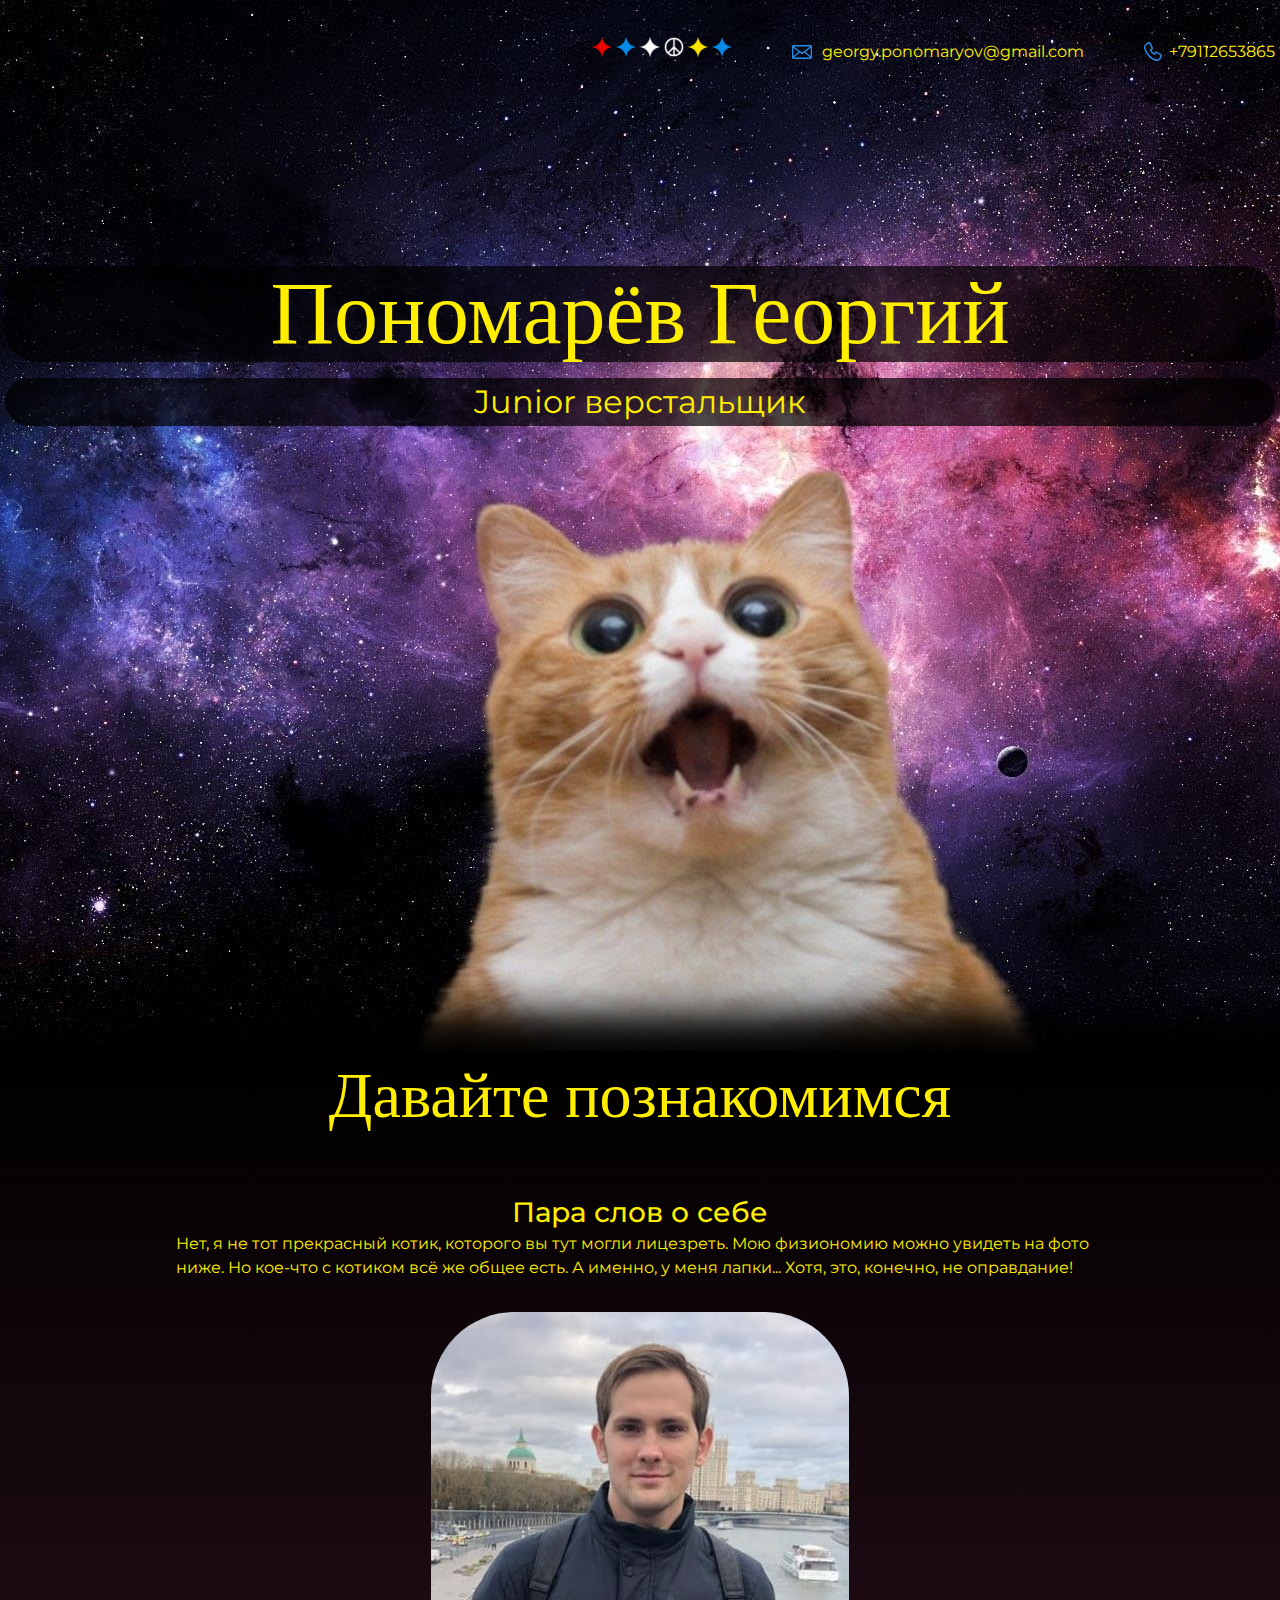
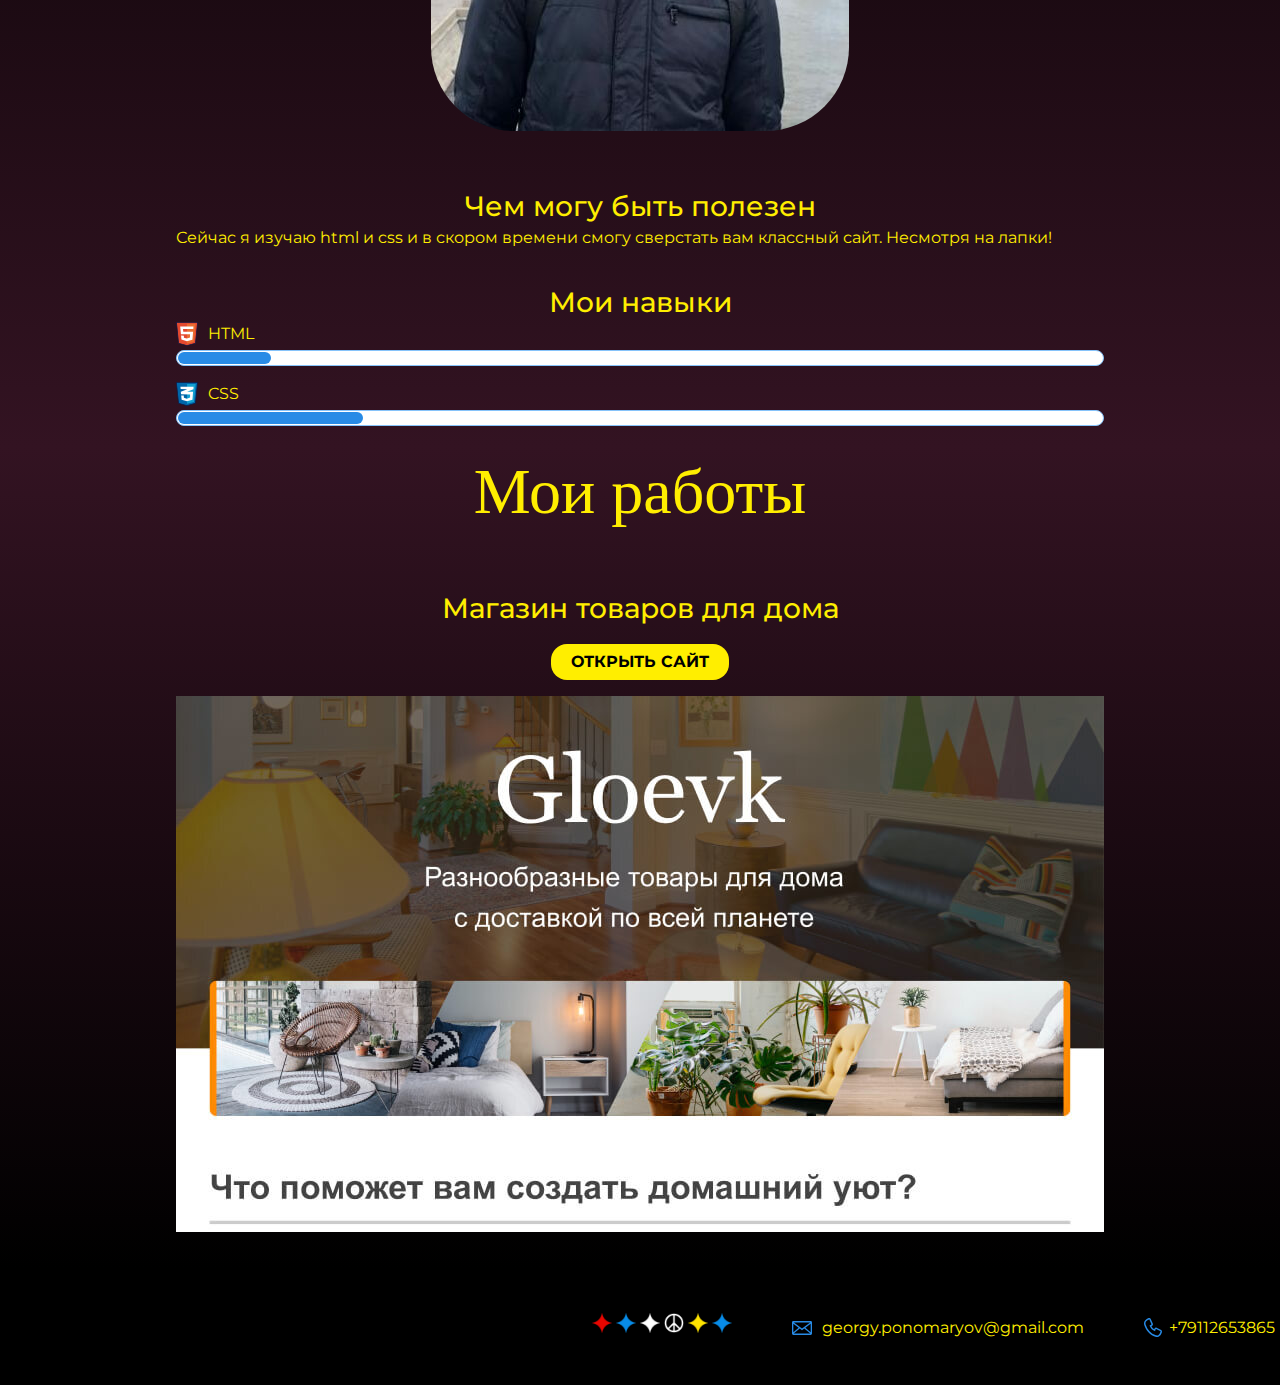
<file: index.html>
<!DOCTYPE html>
<html lang="ru">
  <head>
    <meta charset="UTF-8">
    <link rel="stylesheet" href="style.css">
    <link href="https://fonts.googleapis.com/css?family=Montserrat:400,500,700|Old+Standard+TT&display=swap&subset=cyrillic" rel="stylesheet">
    <title>Портфолио Junior-верстальщика</title>
  </head>

  <body>
    <header class="page-header">
      <div class='container'>
        <span><img src="img/star_red.png" width="20px"></span>
        <span><img src="img/star_blue.png" width="20px"></span>
        <span><img src="img/star_white.png" width="20px"></span>
        <span><img src="img/peace.png" width="20px"></span>
        <span><img src="img/star_yellow.png" width="20px"></span>
        <span><img src="img/star_blue.png" width="20px"></span>
        <a class="header-email" href="mailto:georgy.ponomaryov@gmail.com">georgy.ponomaryov@gmail.com</a>
        <a class="header-phone" href="tel:+79112653865">+79112653865</a>
      </div>
    </header>

    <section class="hero-image">
      <div class='container'>
        <h1 class="heading">Пономарёв Георгий</h1>
        <p class='junior-frontender'>Junior верстальщик</p>
      </div>
    </section>

    <section class="intro">
      <div class='container'>
        <h2 class="subheading">Давайте познакомимся</h2>
        <h3>Пара слов о себе</h3>
        <p>Нет, я не тот прекрасный котик, которого вы тут могли лицезреть.
           Мою физиономию можно увидеть на фото ниже. Но кое-что с
           котиком всё же общее есть. А именно, у меня лапки... Хотя, это, конечно,
           не оправдание!
        </p>
        <div class="container-image">
          <figure>
            <img class="user-image" src='files/george.jpg' alt='Пономарёв Георгий'>
          </figure>
        </div>
        <h3>Чем могу быть полезен</h3>
        <p>Сейчас я изучаю html и css и в скором времени смогу сверстать вам классный
           сайт. Несмотря на лапки!</p>
        <div class="skills">
          <h3>Мои навыки</h3>
          <dl class="skills-list">
            <dt class="skill-html">HTML</dt>
            <dd class="level"><div style='width:10%;'>10%</div></dd>
            <dt class="skill-css">CSS</dt>
            <dd class="level"><div style='width:20%;'>20%</div></dd>
          </dl>
        </div>
      </div>
    </section>

    <section class="portfolio">
      <div class="container">
        <h2 class="subheading">Мои работы</h2>
        <h3>Магазин товаров для дома</h3>
        <p><a class="button" href="source/project-gloevk/index.html"> Открыть сайт </a></p>
        <figure class="project-image">
              <img src="files/project.jpg" width="928" height="536"
              alt="Сайт магазина товаров для дома">
        </figure>
        <!--
        <h3>Блог начинающего верстальщика</h3>
        <p>Статический блог про обучение HTML и CSS.</p> -->
      </div>
    </section>

    <footer class="page-footer">
      <div class="container">
        <span><img src="img/star_red.png" width="20px"></span>
        <span><img src="img/star_blue.png" width="20px"></span>
        <span><img src="img/star_white.png" width="20px"></span>
        <span><img src="img/peace.png" width="20px"></span>
        <span><img src="img/star_yellow.png" width="20px"></span>
        <span><img src="img/star_blue.png" width="20px"></span>
        <a class="header-email" href="mailto:georgy.ponomaryov@gmail.com">georgy.ponomaryov@gmail.com</a>
        <a class="header-phone" href="tel:+79112653865">+79112653865</a>
      </div>
    </footer>

  </body>
</html>
</file>
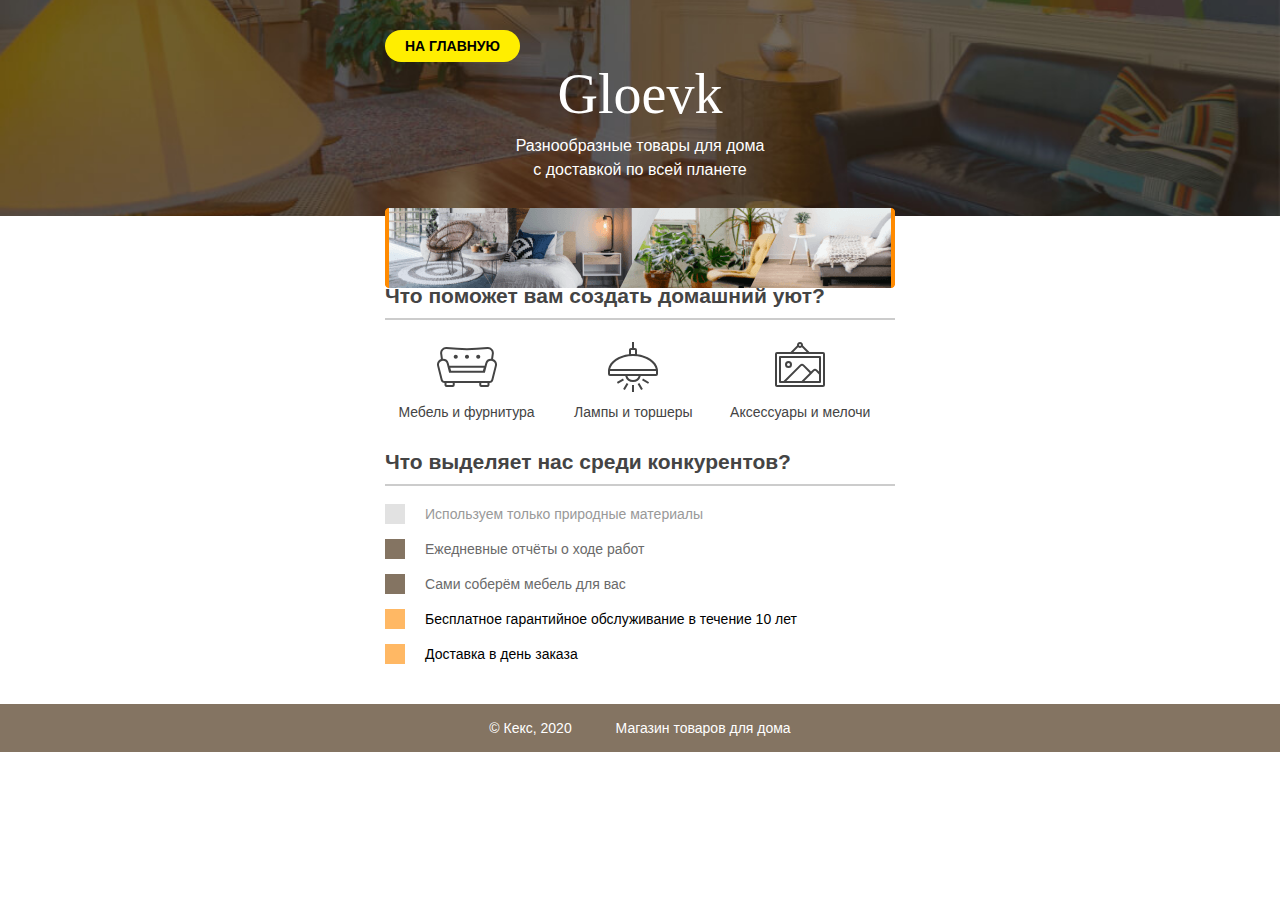
<file: source/project-gloevk/index.html>
<!DOCTYPE html>
<html lang="ru">
  <head>
    <meta charset="utf-8">
    <title>Магазин товаров для дома</title>
    <link rel="stylesheet" href="style.css">
  </head>
  <body>
    <header class="site-header">
      <div class="container">
        <a class="button" href="../../index.html"> На главную </a>
        <h1>Gloevk</h1>
        <p>Разнообразные товары для дома с доставкой по всей планете</p>
        <img src="img/gloevk-examples.png" width="510" height="80" alt="Примеры интерьеров">
      </div>
    </header>

    <section class="features">
      <h2>Что поможет вам создать домашний уют?</h2>
      <p class="feature-furniture">Мебель и фурнитура</p>
      <p class="feature-lighting">Лампы и торшеры</p>
      <p class="feature-accessories">Аксессуары и мелочи</p>
    </section>

    <section class="advantages">
      <h2>Что выделяет нас среди конкурентов?</h2>
      <ul class="advantages-list">
        <li class="advantages-item">Используем только природные материалы</li>
        <li class="advantages-item standard">Ежедневные отчёты о ходе работ</li>
        <li class="advantages-item standard">Сами соберём мебель для вас</li>
        <li class="advantages-item vip">Бесплатное гарантийное обслуживание в течение 10 лет</li>
        <li class="advantages-item vip">Доставка в день заказа</li>
      </ul>
    </section>

    <footer class="site-footer">
      <div class="container">
        <p>© Кекс, 2020</p>
        <p>Магазин товаров для дома</p>
      </div>
    </footer>
  </body>
</html>
</file>
<file: style.css>
body {
  margin: 0;
  min-width: 960px;
  font-family: "Montserrat", "Helvetica", "Arial", sans-serif;
  font-size: 16px;
  line-height: 24px;
  color: #ffee00;
  background-color: #000000;
  background-image: url("img/catscatscats2.jpg");
  background-repeat: no-repeat;
  background-position: top center;
}

.container {
  max-width: 928px;
  margin: 0 auto;
  padding: 5px;
}

.container-image {
  max-width: 928px;
  margin: 0 auto;
  padding: 0 16px;
  text-align: center;
}

.page-header {
  margin: 0 0 160px;
  padding: 32px 0 32px;
}

.page-header .container,
.page-footer .container {
  max-width: 1408px;
  text-align: right;
}

.page-header a {
  margin-left: 56px;
  color: #ffee00;
  text-decoration: none;
  background-repeat: no-repeat;
  background-position: left;
}

.header-email {
  padding-left: 30px;
  background-image: url("img/icon-email-header.svg");
}

.header-phone {
  padding-left: 25px;
  background-image: url("img/icon-phone-header.svg");
}

.hero-image {
  margin-bottom: 620px;
}

.hero-image .container {
  max-width: 1408px;
  text-align: center;
}

.heading {
  margin: 0 0 16px;
  font-family: "Old Standard TT", "Times", "Times New Roman", serif;
  font-size: 88px;
  line-height: 96px;
  font-weight: 400;
  background-color: rgba(0, 0, 0, 0.7);
  border-radius: 32px;
}

.junior-frontender{
  background-color: rgba(0, 0, 0, 0.7);
  border-radius: 32px;
}

.hero-image p {
  margin: 0;
  font-size: 32px;
  line-height: 48px;
}

.intro {
  margin: 0;
  background-image: linear-gradient(to bottom, #000000, #331322);
}

.subheading {
  margin: 0 0 56px;
  font-family: "Old Standard TT", "Times", "Times New Roman", serif;
  font-size: 64px;
  line-height: 80px;
  font-weight: 400;
  text-align: center;
}

.user-image {
  margin: 0 0 32px;
  text-align: center;
  border-radius: 20%;
}

.intro h3,
.portfolio h3 {
  margin: 0; /*0 12px;*/
  font-size: 28px;
  line-height: 40px;
  font-weight: 500;
  text-align: center;
}

.intro p {
  margin: 0 0 32px;
}

.skills-list {
  margin: 0;
  padding: 0;
}

.skills-list dt {
  padding-left: 32px;
  background-repeat: no-repeat;
  background-position: left;
}

.skill-html {
  background-image: url("img/icon-html.svg");
}

.skill-css {
  background-image: url("img/icon-css.svg");
}

.level {
  margin: 4px 0 16px;
  padding: 0;
  height: 14px;
  font-size: 0;
  background-color: #ffffff;
  border: 1px solid #86c3fa;
  border-radius: 8px;
}

.level div {
  margin: 1px;
  height: 12px;
  background-color: #288be6;
  border-radius: 6px;
}

.portfolio {
  margin: 0;
  background-image: linear-gradient(to bottom, #331322, #000000);
}

.portfolio p{
  text-align: center;
}

.projects {
  margin: 0;
  padding: 0;
  list-style: none;
}

.projects li {
  margin: 0 0 80px;
}

.project-image {
  margin: 0 0 24px;
  text-align: center;
}

.projects p {
  margin: 0 0 24px;
}

.button {
  padding: 6px 20px;
  display: inline-block;
  vertical-align: baseline;
  text-decoration: none;
  text-transform: uppercase;
  font-weight: bold;
  border-radius: 16px;
  background-color: #ffee00;
  color: #000000;
}

.button:hover {
  background-color: #fcf8e8;
}

.peace{
}

span img:hover {
  transform: scale(1.5);
}

.page-footer {
  padding: 40px 0;
  background-color: #000000;
  color: #ffee00;
}

.page-footer a {
  margin-left: 56px;
  color: inherit;
  text-decoration: none;
  background-repeat: no-repeat;
  background-position: left;
}

.footer-email {
  padding-left: 30px;
  background-image: url("img/icon-email-footer.svg");
}

.footer-phone {
  padding-left: 25px;
  background-image: url("img/icon-phone-footer.svg");
}

.bkg{
  /*background-image: linear-gradient(to bottom, #191919, #ff0000);*/
  background-color: #000000;
}

.body-footer-gradient{
  background-image: linear-gradient(to bottom, rgba(0, 0, 0, 0.0), rgba(0, 0, 0, 1));
}
</file>
<file: source/project-gloevk/style.css>
body {
  margin: 0;
  padding: 0;
  font-family: "Arial", sans-serif;
  font-size: 14px;
  line-height: 20px;
  color: #444444;
}

h1 {
  width: 255px;
  margin: 0 auto 8px;
  font-family: "Georgia", serif;
  text-align: center;
  font-weight: normal;
  font-size: 56px;
  line-height: 64px;
}

.button {
  padding: 6px 20px;
  display: inline-block;
  vertical-align: baseline;
  text-decoration: none;
  text-transform: uppercase;
  font-weight: bold;
  border-radius: 16px;
  background-color: #ffee00;
  color: #000000;
}

.button:hover {
  background-color: #fcf8e8;
}

h2 {
  border-bottom: 2px solid #cccccc;
  padding-bottom: 12px;
}

.container {
  width: 510px;
  margin: 0 auto;
  padding: 0 20px;
}

.site-header {
  min-width: 550px;
  height: 186px;
  margin-bottom: 70px;
  padding-top: 30px;
  background: #847462 no-repeat center url("img/gloevk-bg.jpg");
  background-size: cover;
  color: #ffffff;
}

.site-header p {
  width: 255px;
  margin: 0 auto 26px;
  text-align: center;
  font-size: 16px;
  line-height: 24px;
}

.site-header img {
  display: block;
  margin: 0 auto;
}

.features {
  width: 510px;
  margin: 0 auto 30px;
  padding: 0 20px;
}

.features p {
  display: inline-block;
  vertical-align: top;
  width: 30%;
  margin: 0 5px;
  background-repeat: no-repeat;
  background-position: center top;
  text-align: center;
}

.feature-furniture {
  padding-top: 65px;
  background-image: url("img/furniture.svg");
}

.feature-lighting {
  padding-top: 65px;
  background-image: url("img/lighting.svg");
}

.feature-accessories {
  padding-top: 65px;
  background-image: url("img/accessories.svg");
}

.advantages {
  width: 510px;
  margin: 0 auto 40px;
  padding: 0 20px;
}

.advantages-list {
  padding: 0;
  list-style: none;
}

.advantages-item {
  margin-bottom: 15px;
  padding-left: 20px;
  border-left: 20px solid #e2e2e2;
  color: #999999;
}

.standard {
  border-color: #847462;
  color: #6a6a6a;
}

.vip {
  border-color: #ffb864;
  color: #000000;
}

.site-footer {
  min-width: 550px;
  background-color: #847462;
  color: #ffffff;
}

.site-footer .container {
  text-align: center;
}

.site-footer p {
  display: inline-block;
  vertical-align: middle;
  padding: 0 20px;
}
</file>
